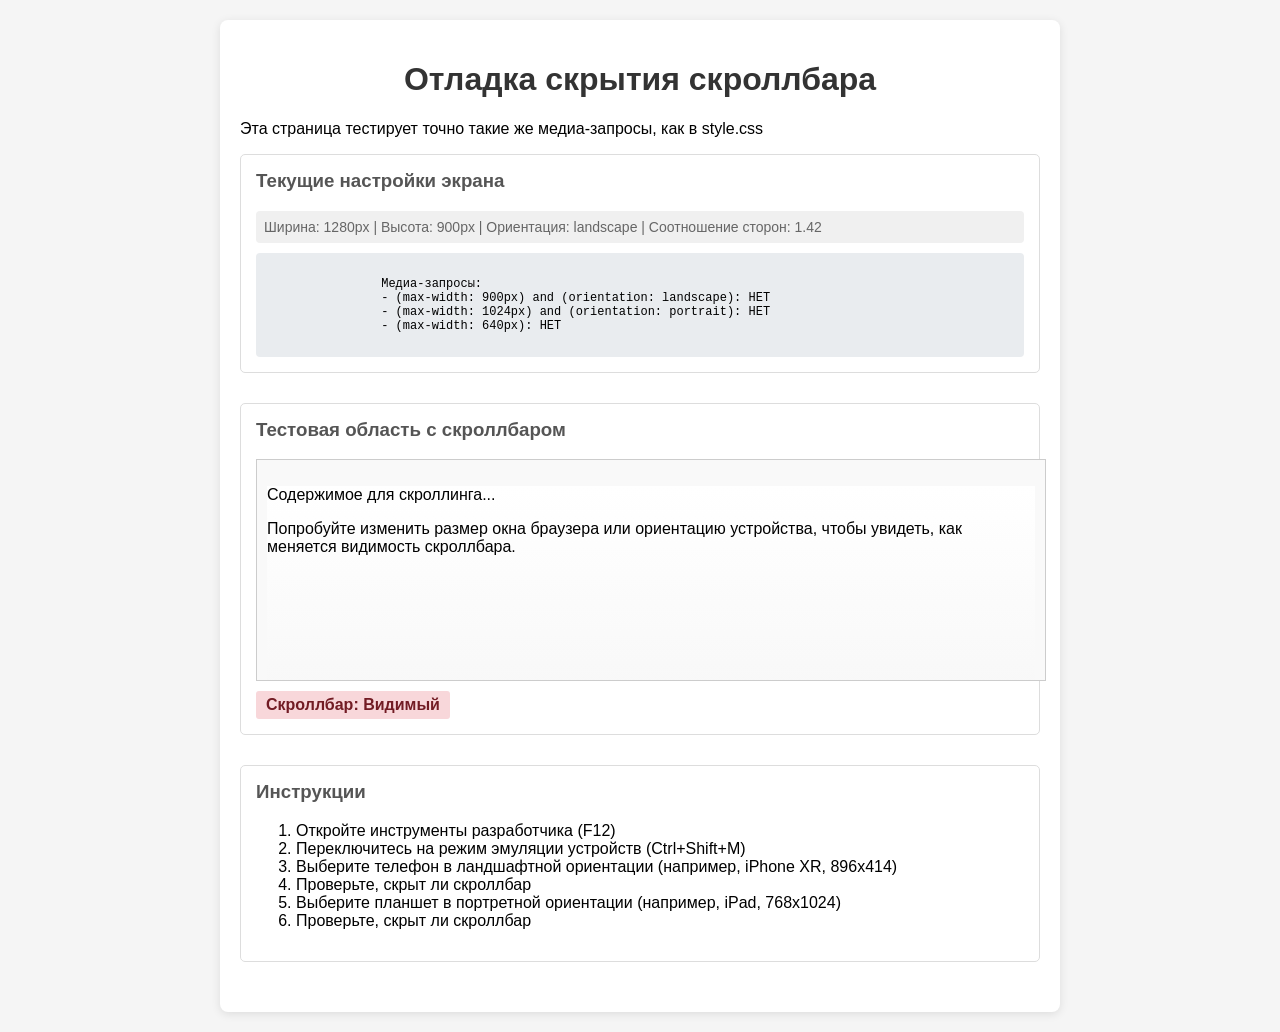
<file: debug_scrollbar.html>
<!DOCTYPE html>
<html lang="ru">
<head>
    <meta charset="UTF-8">
    <meta name="viewport" content="width=device-width, initial-scale=1.0">
    <title>Debug Scrollbar</title>
    <style>
        body {
            margin: 0;
            padding: 0;
            font-family: Arial, sans-serif;
            background-color: #f5f5f5;
        }

        .test-container {
            max-width: 800px;
            margin: 20px auto;
            background-color: white;
            padding: 20px;
            border-radius: 8px;
            box-shadow: 0 2px 10px rgba(0,0,0,0.1);
        }

        h1 {
            color: #333;
            text-align: center;
        }

        .test-section {
            margin-bottom: 30px;
            padding: 15px;
            border: 1px solid #ddd;
            border-radius: 5px;
            background-color: #fff;
        }

        .test-section h3 {
            margin-top: 0;
            color: #555;
        }

        .scrollable-area {
            height: 200px;
            width: 100%;
            overflow-y: auto;
            border: 1px solid #ccc;
            padding: 10px;
            background-color: #f9f9f9;
        }

        .content {
            height: 500px;
            background: linear-gradient(to bottom, #fff, #eee);
        }

        /* Test the exact same media queries as in style.css */
        @media (max-width: 900px) and (orientation: landscape) {
            .scrollable-area::-webkit-scrollbar {
                display: none !important;
            }

            .scrollable-area::-webkit-scrollbar-thumb {
                display: none !important;
            }
        }

        @media (max-width: 1024px) and (orientation: portrait) {
            .scrollable-area::-webkit-scrollbar {
                display: none !important;
            }

            .scrollable-area::-webkit-scrollbar-thumb {
                display: none !important;
            }
        }

        .device-info {
            font-size: 14px;
            color: #666;
            margin-bottom: 10px;
            padding: 8px;
            background-color: #f0f0f0;
            border-radius: 4px;
        }

        .status {
            font-weight: bold;
            padding: 5px 10px;
            border-radius: 3px;
            display: inline-block;
            margin-top: 10px;
        }

        .status-hidden {
            background-color: #d4edda;
            color: #155724;
        }

        .status-visible {
            background-color: #f8d7da;
            color: #721c24;
        }

        .debug-info {
            font-family: monospace;
            font-size: 12px;
            background-color: #e9ecef;
            padding: 10px;
            border-radius: 4px;
            margin-top: 10px;
            white-space: pre-wrap;
        }
    </style>
</head>
<body>
    <div class="test-container">
        <h1>Отладка скрытия скроллбара</h1>
        <p>Эта страница тестирует точно такие же медиа-запросы, как в style.css</p>

        <div class="test-section">
            <h3>Текущие настройки экрана</h3>
            <div class="device-info" id="screen-info">
                Ширина: <span id="width">?</span>px |
                Высота: <span id="height">?</span>px |
                Ориентация: <span id="orientation">?</span> |
                Соотношение сторон: <span id="ratio">?</span>
            </div>

            <div class="debug-info" id="media-queries">
                Медиа-запросы:
                - (max-width: 900px) and (orientation: landscape): <span id="mq-landscape">?</span>
                - (max-width: 1024px) and (orientation: portrait): <span id="mq-portrait">?</span>
                - (max-width: 640px): <span id="mq-mobile">?</span>
            </div>
        </div>

        <div class="test-section">
            <h3>Тестовая область с скроллбаром</h3>
            <div class="scrollable-area">
                <div class="content">
                    <p>Содержимое для скроллинга...</p>
                    <p>Попробуйте изменить размер окна браузера или ориентацию устройства, чтобы увидеть, как меняется видимость скроллбара.</p>
                </div>
            </div>
            <div class="status" id="scrollbar-status">Скроллбар: ?</div>
        </div>

        <div class="test-section">
            <h3>Инструкции</h3>
            <ol>
                <li>Откройте инструменты разработчика (F12)</li>
                <li>Переключитесь на режим эмуляции устройств (Ctrl+Shift+M)</li>
                <li>Выберите телефон в ландшафтной ориентации (например, iPhone XR, 896x414)</li>
                <li>Проверьте, скрыт ли скроллбар</li>
                <li>Выберите планшет в портретной ориентации (например, iPad, 768x1024)</li>
                <li>Проверьте, скрыт ли скроллбар</li>
            </ol>
        </div>
    </div>

    <script>
        // Update screen info
        function updateScreenInfo() {
            const width = window.innerWidth;
            const height = window.innerHeight;
            const orientation = width > height ? 'landscape' : 'portrait';
            const ratio = (width / height).toFixed(2);

            document.getElementById('width').textContent = width;
            document.getElementById('height').textContent = height;
            document.getElementById('orientation').textContent = orientation;
            document.getElementById('ratio').textContent = ratio;

            // Check media queries
            const mqLandscape = window.matchMedia('(max-width: 900px) and (orientation: landscape)').matches;
            const mqPortrait = window.matchMedia('(max-width: 1024px) and (orientation: portrait)').matches;
            const mqMobile = window.matchMedia('(max-width: 640px)').matches;

            document.getElementById('mq-landscape').textContent = mqLandscape ? 'МАТЧ' : 'НЕТ';
            document.getElementById('mq-portrait').textContent = mqPortrait ? 'МАТЧ' : 'НЕТ';
            document.getElementById('mq-mobile').textContent = mqMobile ? 'МАТЧ' : 'НЕТ';

            // Check scrollbar visibility
            const scrollbarVisible = window.getComputedStyle(document.querySelector('.scrollable-area'))['-webkit-scrollbar-display'] !== 'none';
            document.getElementById('scrollbar-status').textContent = 'Скроллбар: ' + (scrollbarVisible ? 'Видимый' : 'Скрытый');
            document.getElementById('scrollbar-status').className = 'status ' + (scrollbarVisible ? 'status-visible' : 'status-hidden');
        }

        // Initial update
        updateScreenInfo();

        // Update on resize
        window.addEventListener('resize', updateScreenInfo);

        // Update on orientation change
        window.addEventListener('orientationchange', updateScreenInfo);
    </script>
</body>
</html>
</file>
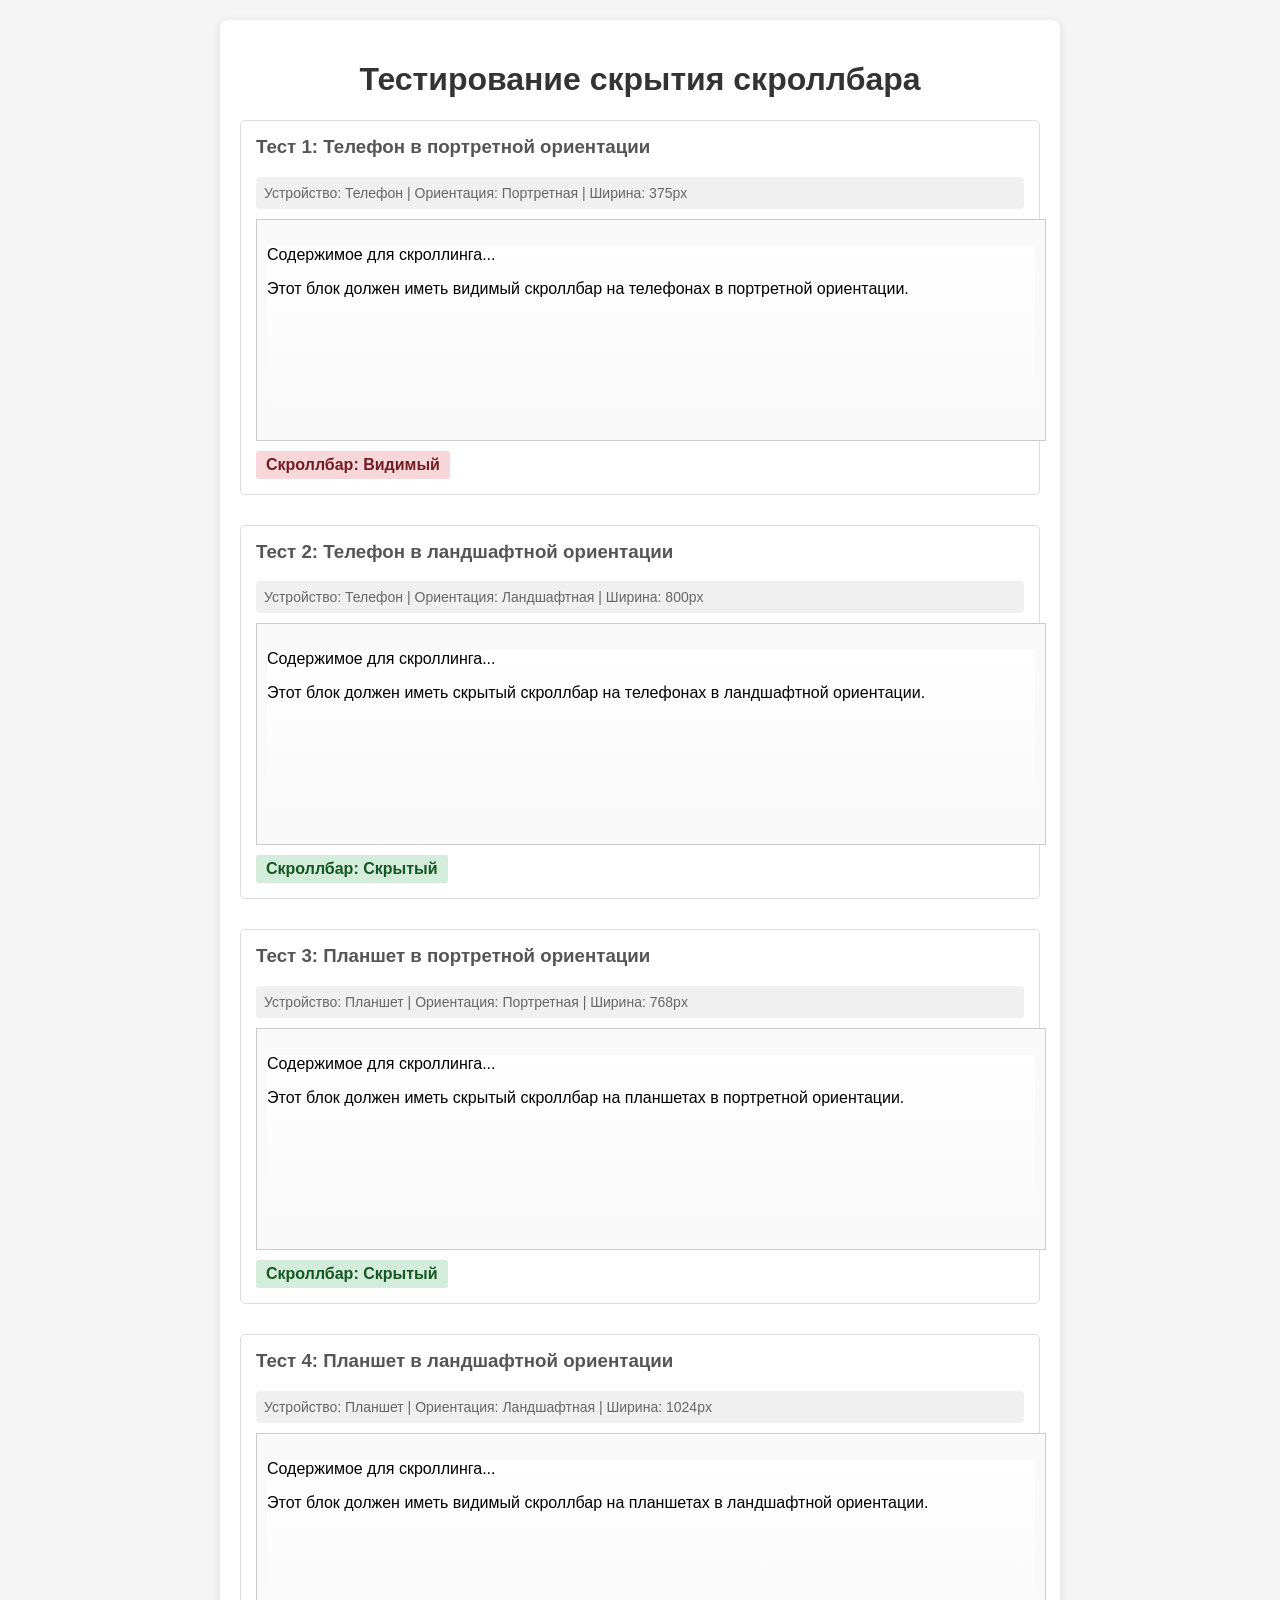
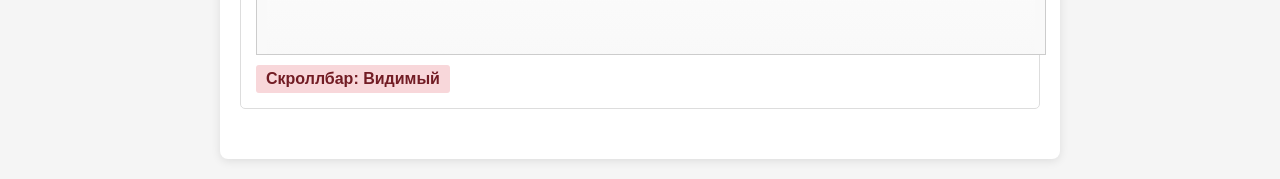
<file: scrollbar_test.html>
<!DOCTYPE html>
<html lang="ru">
<head>
    <meta charset="UTF-8">
    <meta name="viewport" content="width=device-width, initial-scale=1.0">
    <title>Scrollbar Test</title>
    <style>
        /* Base styles */
        body {
            margin: 0;
            padding: 0;
            font-family: Arial, sans-serif;
            background-color: #f5f5f5;
        }

        .test-container {
            max-width: 800px;
            margin: 20px auto;
            background-color: white;
            padding: 20px;
            border-radius: 8px;
            box-shadow: 0 2px 10px rgba(0,0,0,0.1);
        }

        h1 {
            color: #333;
            text-align: center;
        }

        .test-section {
            margin-bottom: 30px;
            padding: 15px;
            border: 1px solid #ddd;
            border-radius: 5px;
            background-color: #fff;
        }

        .test-section h3 {
            margin-top: 0;
            color: #555;
        }

        .scrollable-area {
            height: 200px;
            width: 100%;
            overflow-y: auto;
            border: 1px solid #ccc;
            padding: 10px;
            background-color: #f9f9f9;
        }

        .content {
            height: 500px;
            background: linear-gradient(to bottom, #fff, #eee);
        }

        /* Current implementation - should hide scrollbar on phones in landscape */
        @media (max-width: 900px) and (orientation: landscape) {
            .scrollable-area::-webkit-scrollbar {
                display: none !important;
            }
        }

        /* Current implementation - should hide scrollbar on tablets in portrait */
        @media (max-width: 1024px) and (orientation: portrait) {
            .scrollable-area::-webkit-scrollbar {
                display: none !important;
            }
        }

        /* For comparison - phones in portrait (should show scrollbar) */
        @media (max-width: 640px) and (orientation: portrait) {
            .scrollable-area {
                border-color: #4CAF50;
            }
        }

        .device-info {
            font-size: 14px;
            color: #666;
            margin-bottom: 10px;
            padding: 8px;
            background-color: #f0f0f0;
            border-radius: 4px;
        }

        .status {
            font-weight: bold;
            padding: 5px 10px;
            border-radius: 3px;
            display: inline-block;
            margin-top: 10px;
        }

        .status-hidden {
            background-color: #d4edda;
            color: #155724;
        }

        .status-visible {
            background-color: #f8d7da;
            color: #721c24;
        }
    </style>
</head>
<body>
    <div class="test-container">
        <h1>Тестирование скрытия скроллбара</h1>

        <div class="test-section">
            <h3>Тест 1: Телефон в портретной ориентации</h3>
            <div class="device-info">Устройство: Телефон | Ориентация: Портретная | Ширина: 375px</div>
            <div class="scrollable-area">
                <div class="content">
                    <p>Содержимое для скроллинга...</p>
                    <p>Этот блок должен иметь видимый скроллбар на телефонах в портретной ориентации.</p>
                </div>
            </div>
            <div class="status status-visible">Скроллбар: Видимый</div>
        </div>

        <div class="test-section">
            <h3>Тест 2: Телефон в ландшафтной ориентации</h3>
            <div class="device-info">Устройство: Телефон | Ориентация: Ландшафтная | Ширина: 800px</div>
            <div class="scrollable-area">
                <div class="content">
                    <p>Содержимое для скроллинга...</p>
                    <p>Этот блок должен иметь скрытый скроллбар на телефонах в ландшафтной ориентации.</p>
                </div>
            </div>
            <div class="status status-hidden">Скроллбар: Скрытый</div>
        </div>

        <div class="test-section">
            <h3>Тест 3: Планшет в портретной ориентации</h3>
            <div class="device-info">Устройство: Планшет | Ориентация: Портретная | Ширина: 768px</div>
            <div class="scrollable-area">
                <div class="content">
                    <p>Содержимое для скроллинга...</p>
                    <p>Этот блок должен иметь скрытый скроллбар на планшетах в портретной ориентации.</p>
                </div>
            </div>
            <div class="status status-hidden">Скроллбар: Скрытый</div>
        </div>

        <div class="test-section">
            <h3>Тест 4: Планшет в ландшафтной ориентации</h3>
            <div class="device-info">Устройство: Планшет | Ориентация: Ландшафтная | Ширина: 1024px</div>
            <div class="scrollable-area">
                <div class="content">
                    <p>Содержимое для скроллинга...</p>
                    <p>Этот блок должен иметь видимый скроллбар на планшетах в ландшафтной ориентации.</p>
                </div>
            </div>
            <div class="status status-visible">Скроллбар: Видимый</div>
        </div>
    </div>

    <script>
        // Add some interactive elements to test scrolling
        document.addEventListener('DOMContentLoaded', function() {
            const areas = document.querySelectorAll('.scrollable-area');

            areas.forEach(area => {
                // Add click handler to test scrolling
                area.addEventListener('click', function() {
                    this.scrollTop = this.scrollTop + 50;
                });

                // Add touch support for mobile testing
                let startY;
                area.addEventListener('touchstart', function(e) {
                    startY = e.touches[0].clientY;
                });

                area.addEventListener('touchmove', function(e) {
                    const currentY = e.touches[0].clientY;
                    const diff = startY - currentY;
                    this.scrollTop += diff;
                    startY = currentY;
                    e.preventDefault();
                });
            });
        });
    </script>
</body>
</html>
</file>
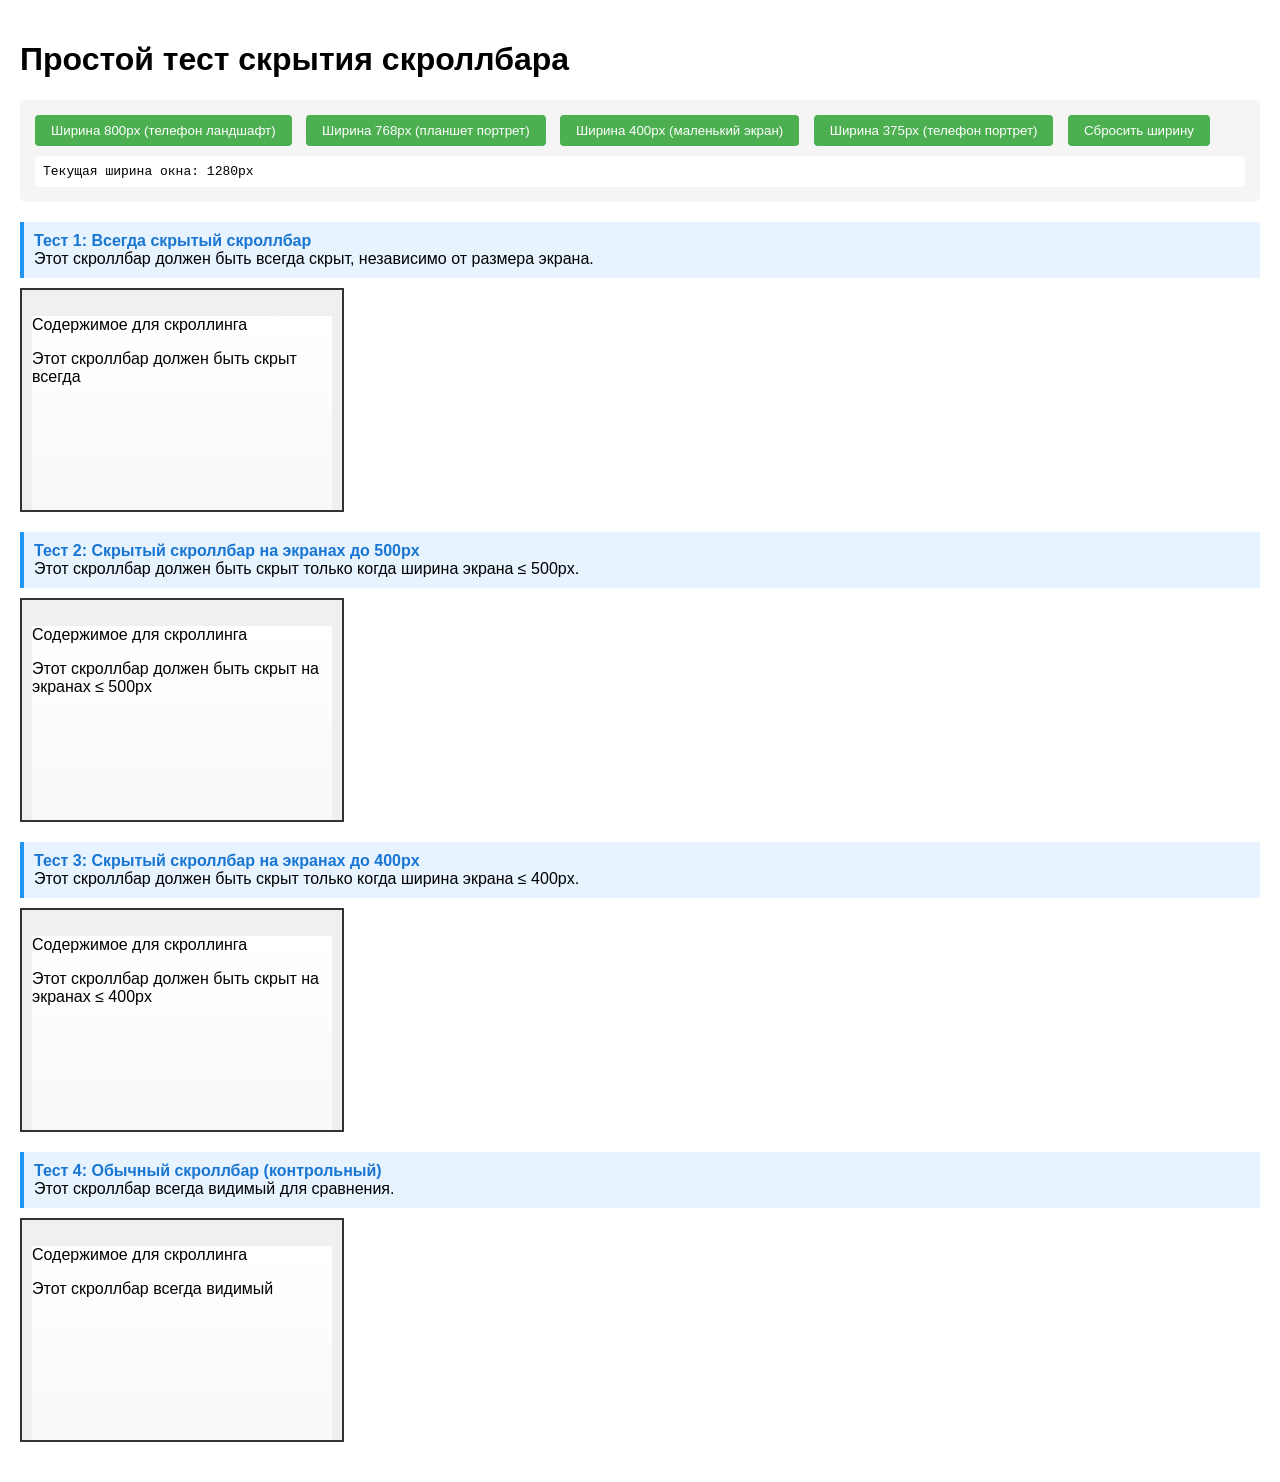
<file: simple_test.html>
<!DOCTYPE html>
<html lang="ru">
<head>
    <meta charset="UTF-8">
    <meta name="viewport" content="width=device-width, initial-scale=1.0">
    <title>Простой тест скроллбара</title>
    <style>
        body {
            margin: 0;
            padding: 20px;
            font-family: Arial, sans-serif;
        }

        .test-box {
            width: 300px;
            height: 200px;
            overflow-y: auto;
            border: 2px solid #333;
            padding: 10px;
            margin-bottom: 20px;
            background-color: #f0f0f0;
        }

        .content {
            height: 1000px;
            background: linear-gradient(to bottom, #fff, #ddd);
        }

        .test-info {
            margin-bottom: 10px;
            padding: 10px;
            background-color: #e7f3ff;
            border-left: 4px solid #2196F3;
        }

        .test-title {
            font-weight: bold;
            color: #1976D2;
        }

        /* Тест 1: Всегда скрывать скроллбар */
        .test-always-hide::-webkit-scrollbar {
            display: none !important;
        }

        /* Тест 2: Скрывать только на маленьких экранах */
        @media (max-width: 500px) {
            .test-mobile-hide::-webkit-scrollbar {
                display: none !important;
            }
        }

        /* Тест 3: Скрывать на экранах шириной до 400px */
        @media (max-width: 400px) {
            .test-small-hide::-webkit-scrollbar {
                display: none !important;
            }
        }

        .controls {
            margin: 20px 0;
            padding: 15px;
            background-color: #f5f5f5;
            border-radius: 5px;
        }

        button {
            padding: 8px 16px;
            margin-right: 10px;
            background-color: #4CAF50;
            color: white;
            border: none;
            border-radius: 4px;
            cursor: pointer;
        }

        button:hover {
            background-color: #45a049;
        }

        .current-width {
            margin-top: 10px;
            font-family: monospace;
            background-color: #fff;
            padding: 8px;
            border-radius: 4px;
        }
    </style>
</head>
<body>
    <h1>Простой тест скрытия скроллбара</h1>

    <div class="controls">
        <button onclick="setWidth(800)">Ширина 800px (телефон ландшафт)</button>
        <button onclick="setWidth(768)">Ширина 768px (планшет портрет)</button>
        <button onclick="setWidth(400)">Ширина 400px (маленький экран)</button>
        <button onclick="setWidth(375)">Ширина 375px (телефон портрет)</button>
        <button onclick="resetWidth()">Сбросить ширину</button>

        <div class="current-width">
            Текущая ширина окна: <span id="current-width">?</span>px
        </div>
    </div>

    <div class="test-info">
        <div class="test-title">Тест 1: Всегда скрытый скроллбар</div>
        <div>Этот скроллбар должен быть всегда скрыт, независимо от размера экрана.</div>
    </div>
    <div class="test-box test-always-hide">
        <div class="content">
            <p>Содержимое для скроллинга</p>
            <p>Этот скроллбар должен быть скрыт всегда</p>
        </div>
    </div>

    <div class="test-info">
        <div class="test-title">Тест 2: Скрытый скроллбар на экранах до 500px</div>
        <div>Этот скроллбар должен быть скрыт только когда ширина экрана ≤ 500px.</div>
    </div>
    <div class="test-box test-mobile-hide">
        <div class="content">
            <p>Содержимое для скроллинга</p>
            <p>Этот скроллбар должен быть скрыт на экранах ≤ 500px</p>
        </div>
    </div>

    <div class="test-info">
        <div class="test-title">Тест 3: Скрытый скроллбар на экранах до 400px</div>
        <div>Этот скроллбар должен быть скрыт только когда ширина экрана ≤ 400px.</div>
    </div>
    <div class="test-box test-small-hide">
        <div class="content">
            <p>Содержимое для скроллинга</p>
            <p>Этот скроллбар должен быть скрыт на экранах ≤ 400px</p>
        </div>
    </div>

    <div class="test-info">
        <div class="test-title">Тест 4: Обычный скроллбар (контрольный)</div>
        <div>Этот скроллбар всегда видимый для сравнения.</div>
    </div>
    <div class="test-box">
        <div class="content">
            <p>Содержимое для скроллинга</p>
            <p>Этот скроллбар всегда видимый</p>
        </div>
    </div>

    <script>
        // Update current width
        function updateWidth() {
            document.getElementById('current-width').textContent = window.innerWidth;
        }

        // Set specific width
        function setWidth(width) {
            document.documentElement.style.setProperty('--test-width', width + 'px');
            document.body.style.width = width + 'px';
            updateWidth();
        }

        // Reset width
        function resetWidth() {
            document.documentElement.style.removeProperty('--test-width');
            document.body.style.width = '';
            updateWidth();
        }

        // Initial update
        updateWidth();
        window.addEventListener('resize', updateWidth);
    </script>
</body>
</html>
</file>
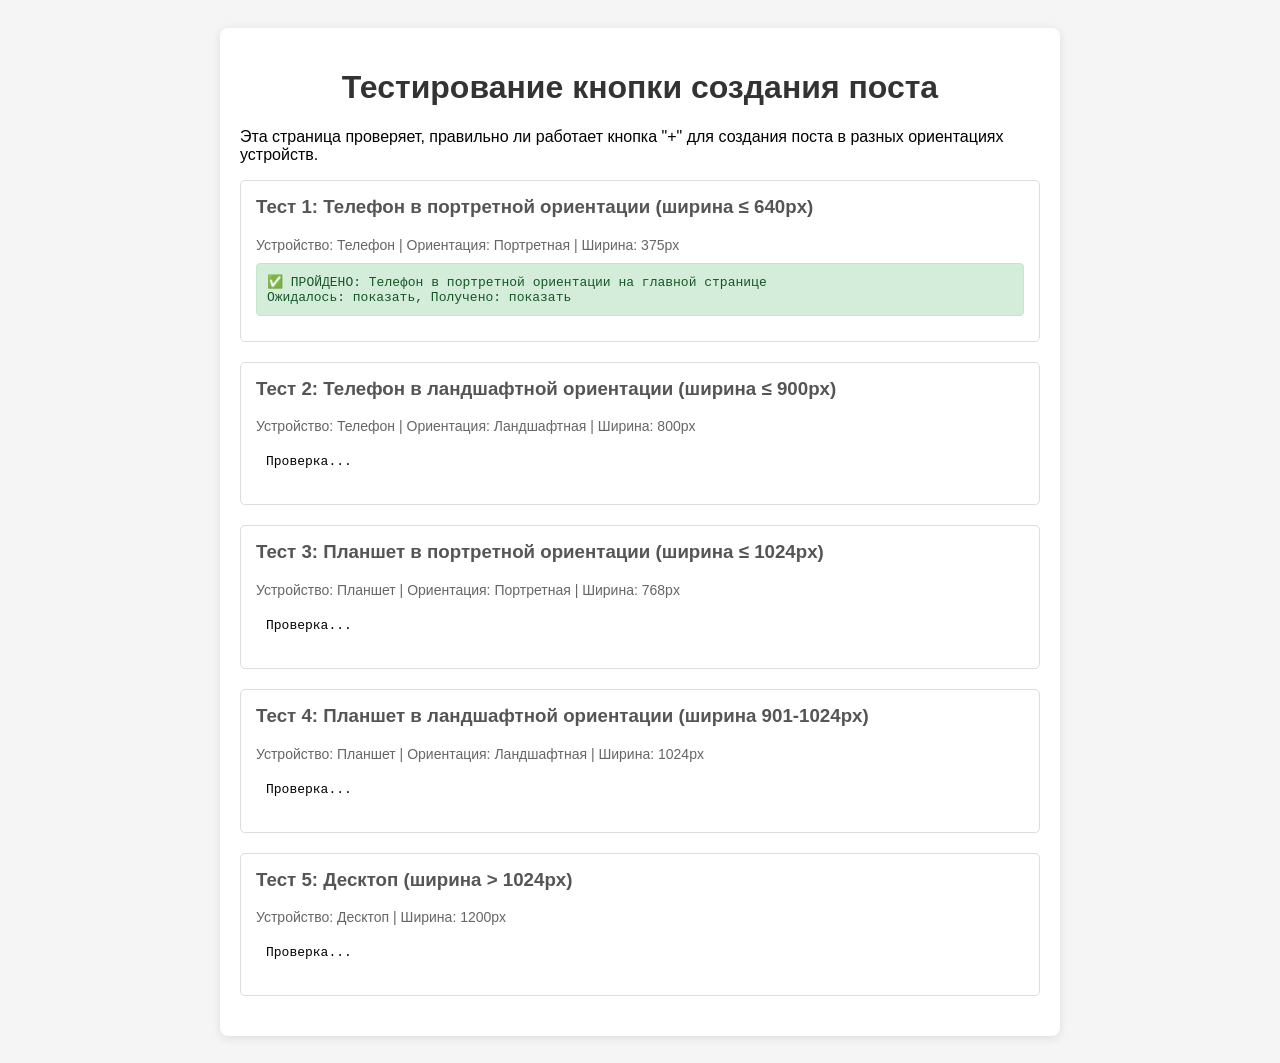
<file: test_orientations.html>
<!DOCTYPE html>
<html lang="ru">
<head>
  <meta charset="UTF-8">
  <title>Test Mobile Create Post Button</title>
  <meta name="viewport" content="width=device-width, initial-scale=1.0">
  <style>
    body {
      font-family: Arial, sans-serif;
      padding: 20px;
      background-color: #f5f5f5;
    }
    .test-container {
      max-width: 800px;
      margin: 0 auto;
      background-color: white;
      padding: 20px;
      border-radius: 8px;
      box-shadow: 0 2px 10px rgba(0,0,0,0.1);
    }
    h1 {
      color: #333;
      text-align: center;
    }
    .test-case {
      margin-bottom: 20px;
      padding: 15px;
      border: 1px solid #ddd;
      border-radius: 5px;
      background-color: #fff;
    }
    .test-case h3 {
      margin-top: 0;
      color: #555;
    }
    .test-result {
      padding: 10px;
      margin: 10px 0;
      border-radius: 4px;
      font-family: monospace;
    }
    .test-result.success {
      background-color: #d4edda;
      color: #155724;
      border: 1px solid #c3e6cb;
    }
    .test-result.error {
      background-color: #f8d7da;
      color: #721c24;
      border: 1px solid #f5c6cb;
    }
    .device-info {
      font-size: 14px;
      color: #666;
      margin-bottom: 10px;
    }
    .button-status {
      font-weight: bold;
      padding: 5px 10px;
      border-radius: 3px;
      display: inline-block;
    }
    .button-shown {
      background-color: #d4edda;
      color: #155724;
    }
    .button-hidden {
      background-color: #f8d7da;
      color: #721c24;
    }
  </style>
</head>
<body>
  <div class="test-container">
    <h1>Тестирование кнопки создания поста</h1>
    <p>Эта страница проверяет, правильно ли работает кнопка "+" для создания поста в разных ориентациях устройств.</p>

    <div class="test-case">
      <h3>Тест 1: Телефон в портретной ориентации (ширина ≤ 640px)</h3>
      <div class="device-info">Устройство: Телефон | Ориентация: Портретная | Ширина: 375px</div>
      <div class="test-result" id="test1">
        Проверка...
      </div>
    </div>

    <div class="test-case">
      <h3>Тест 2: Телефон в ландшафтной ориентации (ширина ≤ 900px)</h3>
      <div class="device-info">Устройство: Телефон | Ориентация: Ландшафтная | Ширина: 800px</div>
      <div class="test-result" id="test2">
        Проверка...
      </div>
    </div>

    <div class="test-case">
      <h3>Тест 3: Планшет в портретной ориентации (ширина ≤ 1024px)</h3>
      <div class="device-info">Устройство: Планшет | Ориентация: Портретная | Ширина: 768px</div>
      <div class="test-result" id="test3">
        Проверка...
      </div>
    </div>

    <div class="test-case">
      <h3>Тест 4: Планшет в ландшафтной ориентации (ширина 901-1024px)</h3>
      <div class="device-info">Устройство: Планшет | Ориентация: Ландшафтная | Ширина: 1024px</div>
      <div class="test-result" id="test4">
        Проверка...
      </div>
    </div>

    <div class="test-case">
      <h3>Тест 5: Десктоп (ширина > 1024px)</h3>
      <div class="device-info">Устройство: Десктоп | Ширина: 1200px</div>
      <div class="test-result" id="test5">
        Проверка...
      </div>
    </div>
  </div>

  <script>
    // Функция для проверки видимости кнопки (аналогично оригинальному коду)
    function shouldShowMobileCreatePostButton(width, orientation, pageType) {
      // Проверяем, что это мобильное устройство (телефон или планшет в портретной ориентации)
      const isMobilePortrait = width <= 1024 && orientation === 'portrait';
      const isPhoneLandscape = width <= 900 && orientation === 'landscape';
      const isTabletPortrait = width <= 1024 && orientation === 'portrait';

      // Показываем кнопку только если это мобильное устройство и нужная страница
      const isValidPage = pageType === 'home' || pageType === 'account';

      return (isMobilePortrait || isPhoneLandscape || isTabletPortrait) && isValidPage;
    }

    // Тестовые случаи
    const testCases = [
      { id: 'test1', width: 375, orientation: 'portrait', pageType: 'home', expected: true, description: 'Телефон в портретной ориентации на главной странице' },
      { id: 'test2', width: 800, orientation: 'landscape', pageType: 'home', expected: true, description: 'Телефон в ландшафтной ориентации на главной странице' },
      { id: 'test3', width: 768, orientation: 'portrait', pageType: 'home', expected: true, description: 'Планшет в портретной ориентации на главной странице' },
      { id: 'test4', width: 1024, orientation: 'landscape', pageType: 'home', expected: false, description: 'Планшет в ландшафтной ориентации на главной странице' },
      { id: 'test5', width: 1200, orientation: 'portrait', pageType: 'home', expected: false, description: 'Десктоп на главной странице' },
      { id: 'test6', width: 375, orientation: 'portrait', pageType: 'search', expected: false, description: 'Телефон в портретной ориентации на странице поиска' },
      { id: 'test7', width: 800, orientation: 'landscape', pageType: 'account', expected: true, description: 'Телефон в ландшафтной ориентации на странице аккаунта' }
    ];

    // Запуск тестов
    testCases.forEach(test => {
      const result = shouldShowMobileCreatePostButton(test.width, test.orientation, test.pageType);
      const element = document.getElementById(test.id.split('test')[1] - 1 || test.id);

      if (element) {
        if (result === test.expected) {
          element.className = 'test-result success';
          element.innerHTML = `✅ ПРОЙДЕНО: ${test.description}<br>Ожидалось: ${test.expected ? 'показать' : 'скрыть'}, Получено: ${result ? 'показать' : 'скрыть'}`;
        } else {
          element.className = 'test-result error';
          element.innerHTML = `❌ НЕ ПРОЙДЕНО: ${test.description}<br>Ожидалось: ${test.expected ? 'показать' : 'скрыть'}, Получено: ${result ? 'показать' : 'скрыть'}`;
        }
      }
    });

    // Дополнительный тест для отображения статуса
    console.log('Тестирование завершено. Результаты:');
    testCases.forEach(test => {
      const result = shouldShowMobileCreatePostButton(test.width, test.orientation, test.pageType);
      console.log(`${test.description}: ${result === test.expected ? '✅' : '❌'} (Ожидалось: ${test.expected ? 'показать' : 'скрыть'}, Получено: ${result ? 'показать' : 'скрыть'})`);
    });
  </script>
</body>
</html>
</file>
